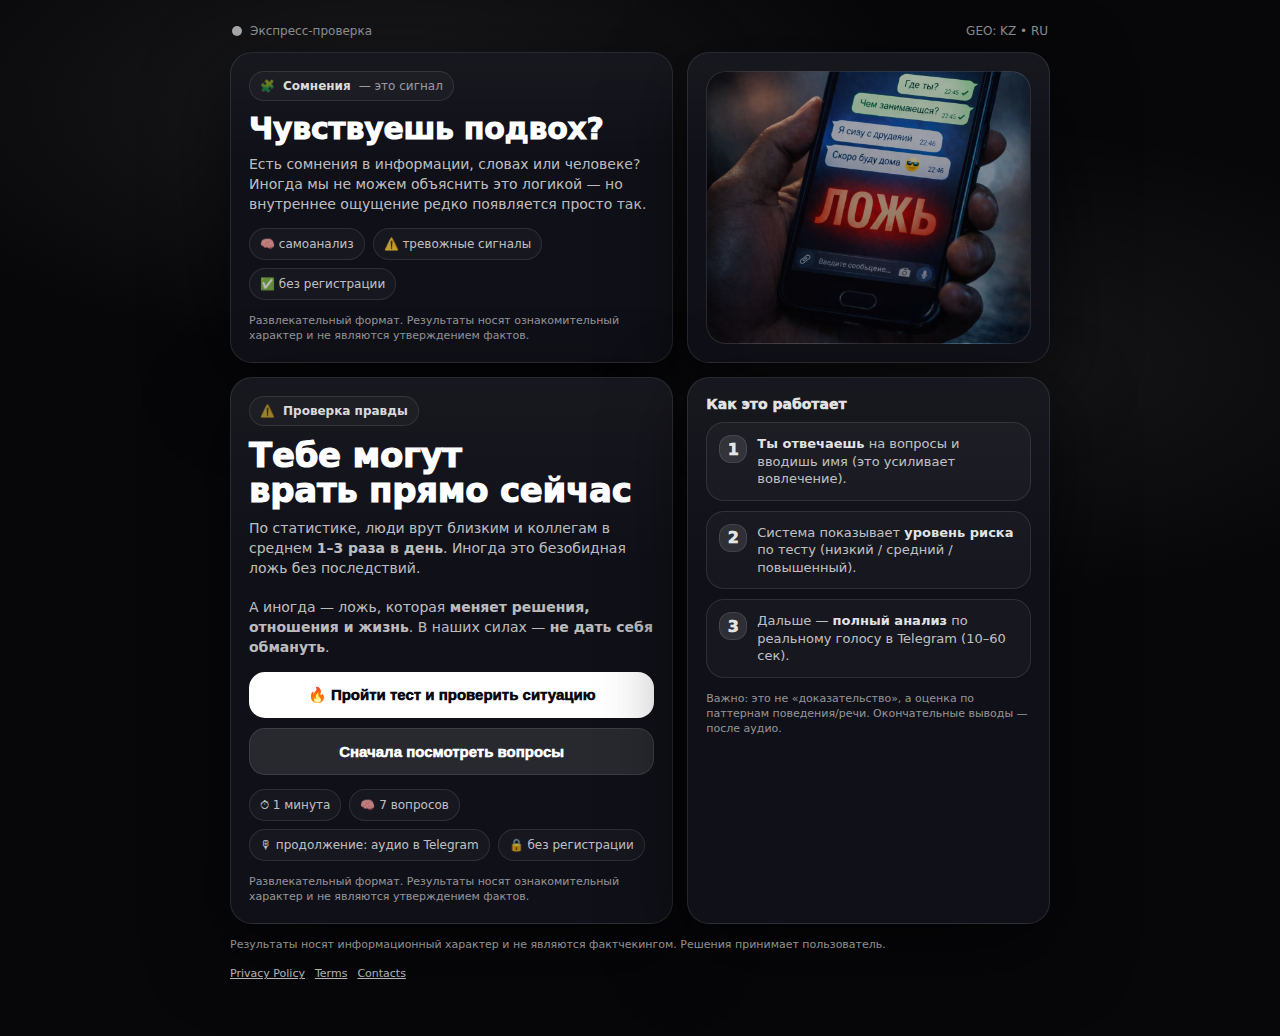
<file: index.html>
<!doctype html>
<html lang="ru">
<head>
  <meta charset="utf-8" />
  <meta name="viewport" content="width=device-width, initial-scale=1" />
  <title>Проверка правды — тест + анализ аудио</title>
  <meta name="description" content="Короткий тест: есть ли признаки возможной неискренности. Продолжение — анализ аудио в Telegram." />
  <meta name="robots" content="noindex,nofollow" />

  <link rel="stylesheet" href="assets/styles.css" />
</head>

<body>
  <div class="wrap">
    <div class="topbar">
      <div class="brand"><span class="dot"></span> <span>Экспресс-проверка</span></div>
      <div>GEO: KZ • RU</div>
    </div>

    <section class="section">
      <div class="topGrid">
        <div class="card">
          <div class="kicker">🧩 <b>Сомнения</b> — это сигнал</div>
          <div class="h0">Чувствуешь подвох?</div>
          <p class="sub">
            Есть сомнения в информации, словах или человеке?
            Иногда мы не можем объяснить это логикой — но внутреннее ощущение редко появляется просто так.
          </p>
          <div class="pills">
            <div class="pill">🧠 самоанализ</div>
            <div class="pill">⚠️ тревожные сигналы</div>
            <div class="pill">✅ без регистрации</div>
          </div>
          <div class="mini">
            Развлекательный формат. Результаты носят ознакомительный характер и не являются утверждением фактов.
          </div>
        </div>
        <div class="card"><div class="imgSlot" aria-label="Картинка top.jpg"></div></div>
      </div>
    </section>

    <section class="section" id="heroBlock">
      <div class="topGrid">
        <div class="card">
          <div class="kicker">⚠️ <b>Проверка правды</b></div>
          <div class="h1">Тебе могут<br>врать прямо сейчас</div>
          <p class="sub">
            По статистике, люди врут близким и коллегам в среднем <b>1–3 раза в день</b>.
            Иногда это безобидная ложь без последствий.<br><br>
            А иногда — ложь, которая <b>меняет решения, отношения и жизнь</b>.
            В наших силах — <b>не дать себя обмануть</b>.
          </p>
          <div class="ctaRow">
            <button class="btn btnMain" id="startBtn">🔥 Пройти тест и проверить ситуацию</button>
            <button class="btn btnGhost" id="scrollBtn">Сначала посмотреть вопросы</button>
          </div>
          <div class="pills">
            <div class="pill">⏱ 1 минута</div>
            <div class="pill">🧠 7 вопросов</div>
            <div class="pill">🎙 продолжение: аудио в Telegram</div>
            <div class="pill">🔒 без регистрации</div>
          </div>
          <div class="mini">
            Развлекательный формат. Результаты носят ознакомительный характер и не являются утверждением фактов.
          </div>
        </div>

        <div class="card">
          <div class="howTitle">Как это работает</div>
          <ul class="steps">
            <li class="step"><div class="badge">1</div><p><b>Ты отвечаешь</b> на вопросы и вводишь имя (это усиливает вовлечение).</p></li>
            <li class="step"><div class="badge">2</div><p>Система показывает <b>уровень риска</b> по тесту (низкий / средний / повышенный).</p></li>
            <li class="step"><div class="badge">3</div><p>Дальше — <b>полный анализ</b> по реальному голосу в Telegram (10–60 сек).</p></li>
          </ul>
          <div class="mini">
            Важно: это не «доказательство», а оценка по паттернам поведения/речи. Окончательные выводы — после аудио.
          </div>
        </div>
      </div>
    </section>

    <footer class="section">
      <div class="mini">
        Результаты носят информационный характер и не являются фактчекингом. Решения принимает пользователь.
      </div>
      <div class="footerLinks">
        <a href="/privacy.html">Privacy Policy</a>
        <a href="/terms.html">Terms</a>
        <a href="/contacts.html">Contacts</a>
      </div>
    </footer>
  </div>

  <script>
    const startBtn  = document.getElementById("startBtn");
    const scrollBtn = document.getElementById("scrollBtn");

    function goToQuiz(){
      const search = window.location.search || "";
      window.location.href = `quiz.html${search}`;
    }

    startBtn.addEventListener("click", goToQuiz);
    scrollBtn.addEventListener("click", goToQuiz);
  </script>
</body>
</html>
</file>
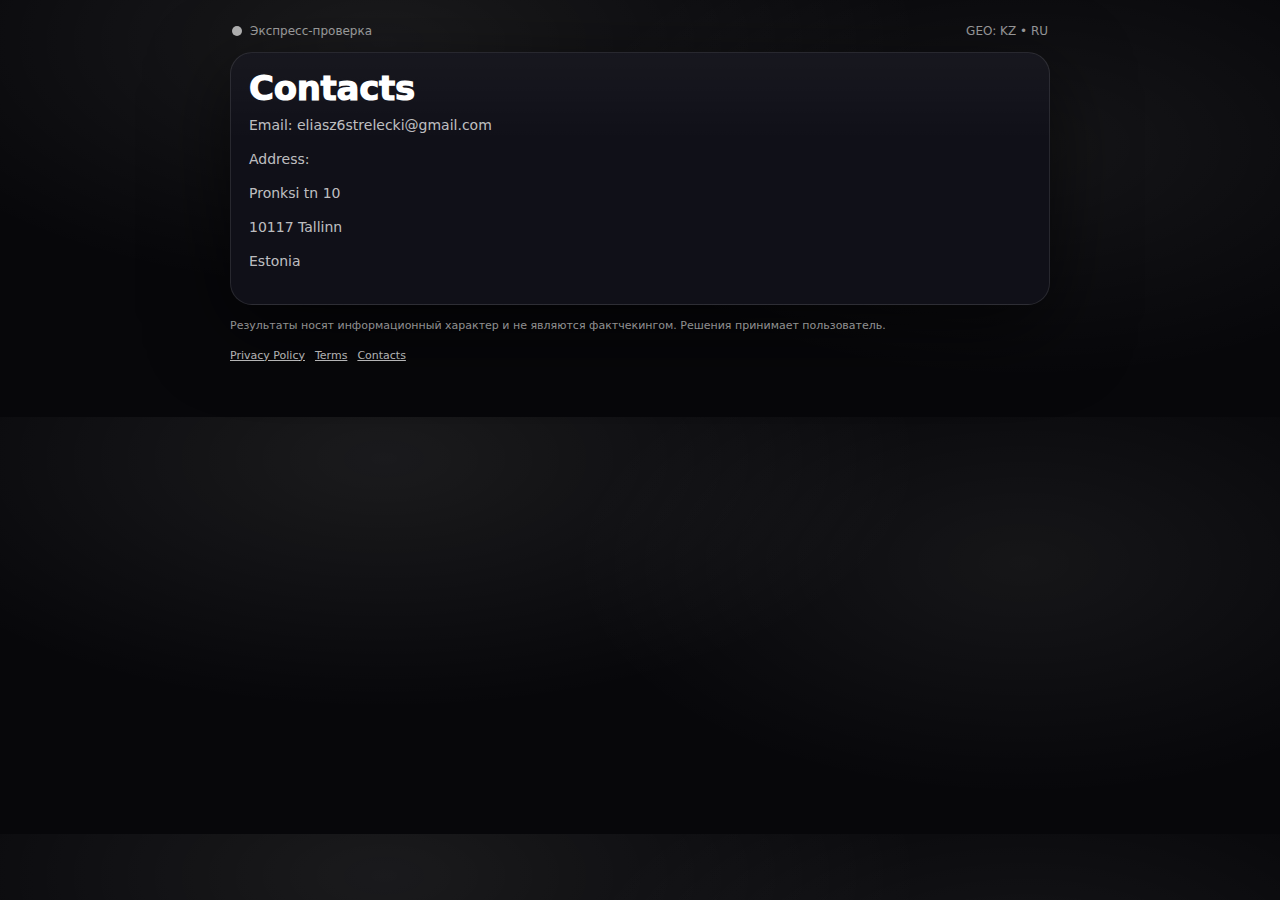
<file: contacts.html>
<!doctype html>
<html lang="ru">
<head>
  <meta charset="utf-8" />
  <meta name="viewport" content="width=device-width, initial-scale=1" />
  <title>Contacts</title>
  <meta name="robots" content="noindex,nofollow" />
  <link rel="stylesheet" href="assets/styles.css" />
</head>

<body>
  <div class="wrap">
    <div class="topbar">
      <div class="brand"><span class="dot"></span> <span>Экспресс-проверка</span></div>
      <div>GEO: KZ • RU</div>
    </div>

    <section class="section">
      <div class="card">
        <div class="h1">Contacts</div>
        <p class="sub">Email: eliasz6strelecki@gmail.com</p>
        <p class="sub">Address:</p>
        <p class="sub">Pronksi tn 10</p>
        <p class="sub">10117 Tallinn</p>
        <p class="sub">Estonia</p>
      </div>
    </section>

    <footer class="section">
      <div class="mini">
        Результаты носят информационный характер и не являются фактчекингом. Решения принимает пользователь.
      </div>
      <div class="footerLinks">
        <a href="/privacy.html">Privacy Policy</a>
        <a href="/terms.html">Terms</a>
        <a href="/contacts.html">Contacts</a>
      </div>
    </footer>
  </div>
</body>
</html>
</file>
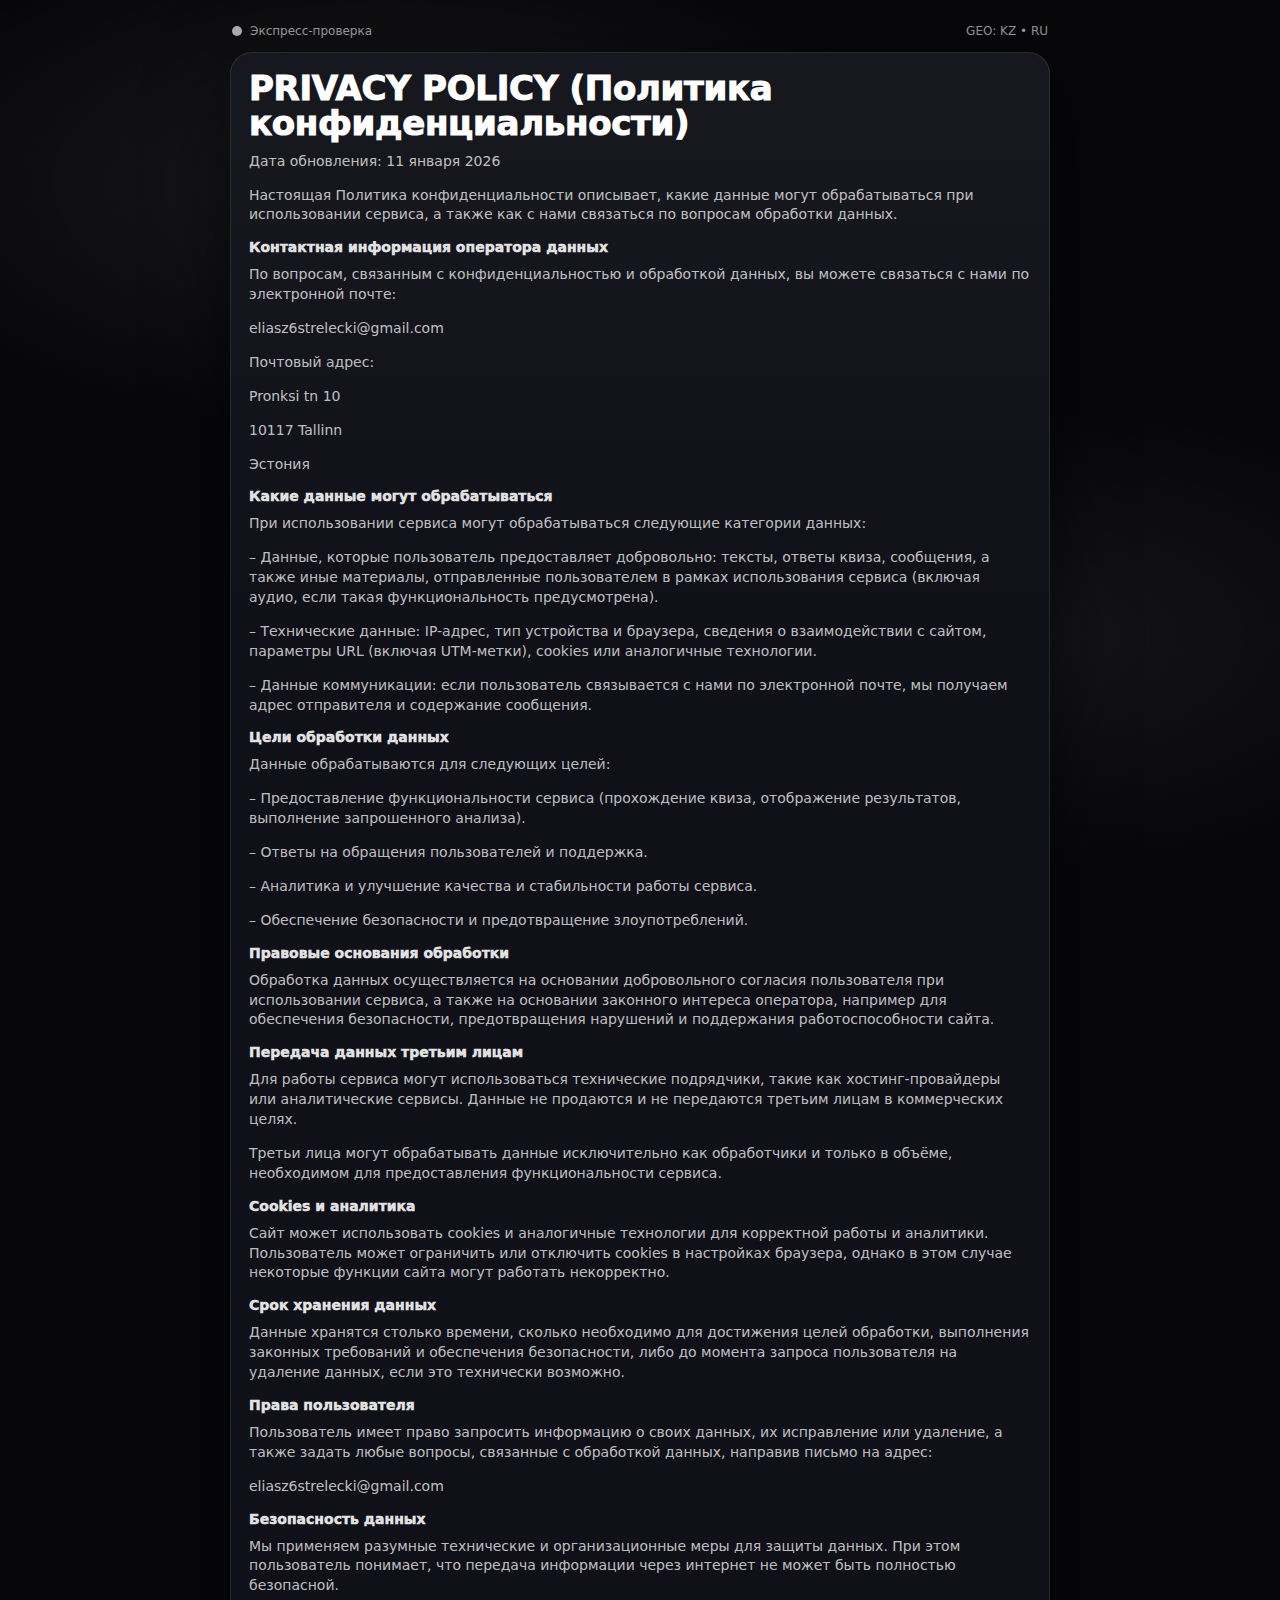
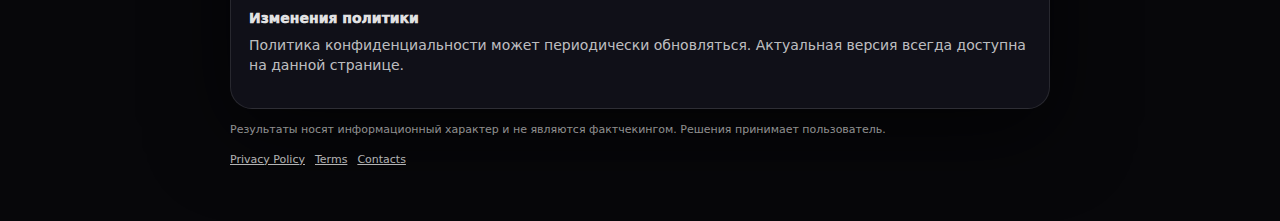
<file: privacy.html>
<!doctype html>
<html lang="ru">
<head>
  <meta charset="utf-8" />
  <meta name="viewport" content="width=device-width, initial-scale=1" />
  <title>Privacy Policy</title>
  <meta name="robots" content="noindex,nofollow" />
  <link rel="stylesheet" href="assets/styles.css" />
</head>

<body>
  <div class="wrap">
    <div class="topbar">
      <div class="brand"><span class="dot"></span> <span>Экспресс-проверка</span></div>
      <div>GEO: KZ • RU</div>
    </div>

    <section class="section">
      <div class="card">
        <div class="h1">PRIVACY POLICY (Политика конфиденциальности)</div>
        <p class="sub">Дата обновления: 11 января 2026</p>
        <p class="sub">Настоящая Политика конфиденциальности описывает, какие данные могут обрабатываться при использовании сервиса, а также как с нами связаться по вопросам обработки данных.</p>

        <div class="howTitle">Контактная информация оператора данных</div>
        <p class="sub">По вопросам, связанным с конфиденциальностью и обработкой данных, вы можете связаться с нами по электронной почте:</p>
        <p class="sub">eliasz6strelecki@gmail.com</p>
        <p class="sub">Почтовый адрес:</p>
        <p class="sub">Pronksi tn 10</p>
        <p class="sub">10117 Tallinn</p>
        <p class="sub">Эстония</p>

        <div class="howTitle">Какие данные могут обрабатываться</div>
        <p class="sub">При использовании сервиса могут обрабатываться следующие категории данных:</p>
        <p class="sub">– Данные, которые пользователь предоставляет добровольно: тексты, ответы квиза, сообщения, а также иные материалы, отправленные пользователем в рамках использования сервиса (включая аудио, если такая функциональность предусмотрена).</p>
        <p class="sub">– Технические данные: IP-адрес, тип устройства и браузера, сведения о взаимодействии с сайтом, параметры URL (включая UTM-метки), cookies или аналогичные технологии.</p>
        <p class="sub">– Данные коммуникации: если пользователь связывается с нами по электронной почте, мы получаем адрес отправителя и содержание сообщения.</p>

        <div class="howTitle">Цели обработки данных</div>
        <p class="sub">Данные обрабатываются для следующих целей:</p>
        <p class="sub">– Предоставление функциональности сервиса (прохождение квиза, отображение результатов, выполнение запрошенного анализа).</p>
        <p class="sub">– Ответы на обращения пользователей и поддержка.</p>
        <p class="sub">– Аналитика и улучшение качества и стабильности работы сервиса.</p>
        <p class="sub">– Обеспечение безопасности и предотвращение злоупотреблений.</p>

        <div class="howTitle">Правовые основания обработки</div>
        <p class="sub">Обработка данных осуществляется на основании добровольного согласия пользователя при использовании сервиса, а также на основании законного интереса оператора, например для обеспечения безопасности, предотвращения нарушений и поддержания работоспособности сайта.</p>

        <div class="howTitle">Передача данных третьим лицам</div>
        <p class="sub">Для работы сервиса могут использоваться технические подрядчики, такие как хостинг-провайдеры или аналитические сервисы. Данные не продаются и не передаются третьим лицам в коммерческих целях.</p>
        <p class="sub">Третьи лица могут обрабатывать данные исключительно как обработчики и только в объёме, необходимом для предоставления функциональности сервиса.</p>

        <div class="howTitle">Cookies и аналитика</div>
        <p class="sub">Сайт может использовать cookies и аналогичные технологии для корректной работы и аналитики. Пользователь может ограничить или отключить cookies в настройках браузера, однако в этом случае некоторые функции сайта могут работать некорректно.</p>

        <div class="howTitle">Срок хранения данных</div>
        <p class="sub">Данные хранятся столько времени, сколько необходимо для достижения целей обработки, выполнения законных требований и обеспечения безопасности, либо до момента запроса пользователя на удаление данных, если это технически возможно.</p>

        <div class="howTitle">Права пользователя</div>
        <p class="sub">Пользователь имеет право запросить информацию о своих данных, их исправление или удаление, а также задать любые вопросы, связанные с обработкой данных, направив письмо на адрес:</p>
        <p class="sub">eliasz6strelecki@gmail.com</p>

        <div class="howTitle">Безопасность данных</div>
        <p class="sub">Мы применяем разумные технические и организационные меры для защиты данных. При этом пользователь понимает, что передача информации через интернет не может быть полностью безопасной.</p>

        <div class="howTitle">Изменения политики</div>
        <p class="sub">Политика конфиденциальности может периодически обновляться. Актуальная версия всегда доступна на данной странице.</p>
      </div>
    </section>

    <footer class="section">
      <div class="mini">
        Результаты носят информационный характер и не являются фактчекингом. Решения принимает пользователь.
      </div>
      <div class="footerLinks">
        <a href="/privacy.html">Privacy Policy</a>
        <a href="/terms.html">Terms</a>
        <a href="/contacts.html">Contacts</a>
      </div>
    </footer>
  </div>
</body>
</html>
</file>
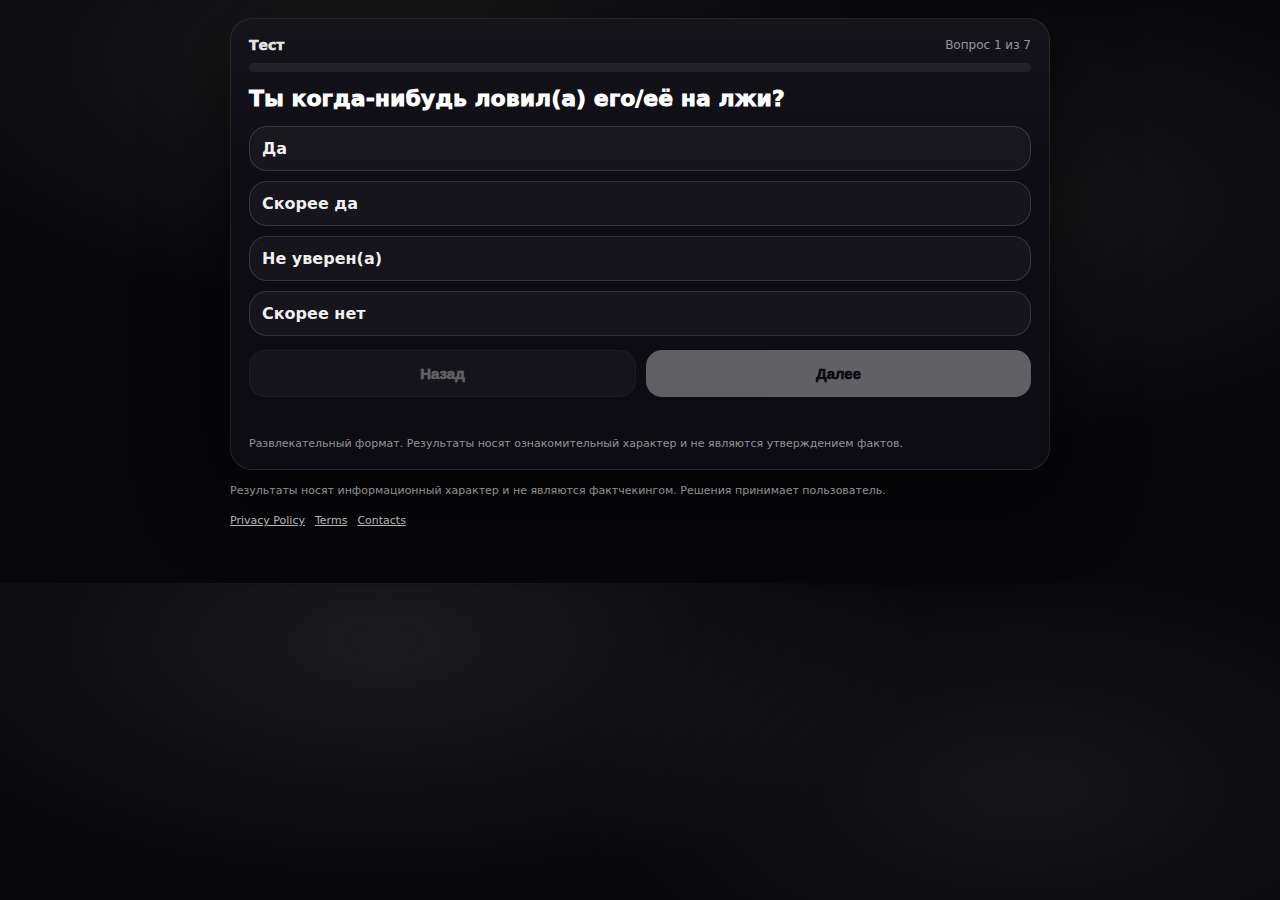
<file: quiz.html>
<!doctype html>
<html lang="ru">
<head>
  <meta charset="utf-8" />
  <meta name="viewport" content="width=device-width, initial-scale=1" />
  <title>Проверка правды — тест + анализ аудио</title>
  <meta name="description" content="Короткий тест: есть ли признаки возможной неискренности. Продолжение — анализ аудио в Telegram." />
  <meta name="robots" content="noindex,nofollow" />

  <link rel="stylesheet" href="assets/styles.css" />
</head>

<body>
  <div class="wrap">
    <div class="quizWrap" id="quizAnchor">
      <div class="quizCard" id="quizCard">
        <div class="quizTop">
          <div class="t">Тест</div>
          <div class="s" id="stepText">Вопрос 1 из 7</div>
        </div>
        <div class="prog"><div id="progBar"></div></div>

        <div class="q" id="qText"></div>
        <div class="answers" id="answers"></div>

        <div class="actions">
          <button class="btn btnGhost" id="backBtn" disabled>Назад</button>
          <button class="btn btnMain" id="nextBtn" disabled>Далее</button>
        </div>
        <div class="hint" id="hint"></div>

        <div class="mini">Развлекательный формат. Результаты носят ознакомительный характер и не являются утверждением фактов.</div>
      </div>
    </div>

    <div class="quizWrap">
      <div class="quizCard" id="resultCard" style="display:none;">
        <div class="quizTop">
          <div class="t">Результат</div>
          <div class="s">Готово</div>
        </div>
        <div class="prog"><div style="width:100%;height:100%;background:rgba(255,255,255,.74)"></div></div>

        <div class="rBadge" id="rBadge">⚠️</div>
        <div class="rHead" id="rHead"></div>
        <div class="rText" id="rText"></div>
        <ul class="rList" id="rList"></ul>

        <div class="callout">
          Для полного анализа перейди в Telegram и отправь аудио (10–60 сек).
        </div>

        <button class="btn btnMain" id="tgBtn">🎙 Перейти в Telegram и проанализировать аудио</button>

        <div class="mini">
          *Переход в Telegram — следующий шаг анализа. Это не «доказательство», а оценка по тесту и сигналам речи.
        </div>
      </div>
    </div>

    <footer class="section">
      <div class="mini">
        Результаты носят информационный характер и не являются фактчекингом. Решения принимает пользователь.
      </div>
      <div class="footerLinks">
        <a href="/privacy.html">Privacy Policy</a>
        <a href="/terms.html">Terms</a>
        <a href="/contacts.html">Contacts</a>
      </div>
    </footer>
  </div>

  <script src="assets/quiz.js"></script>
</body>
</html>
</file>
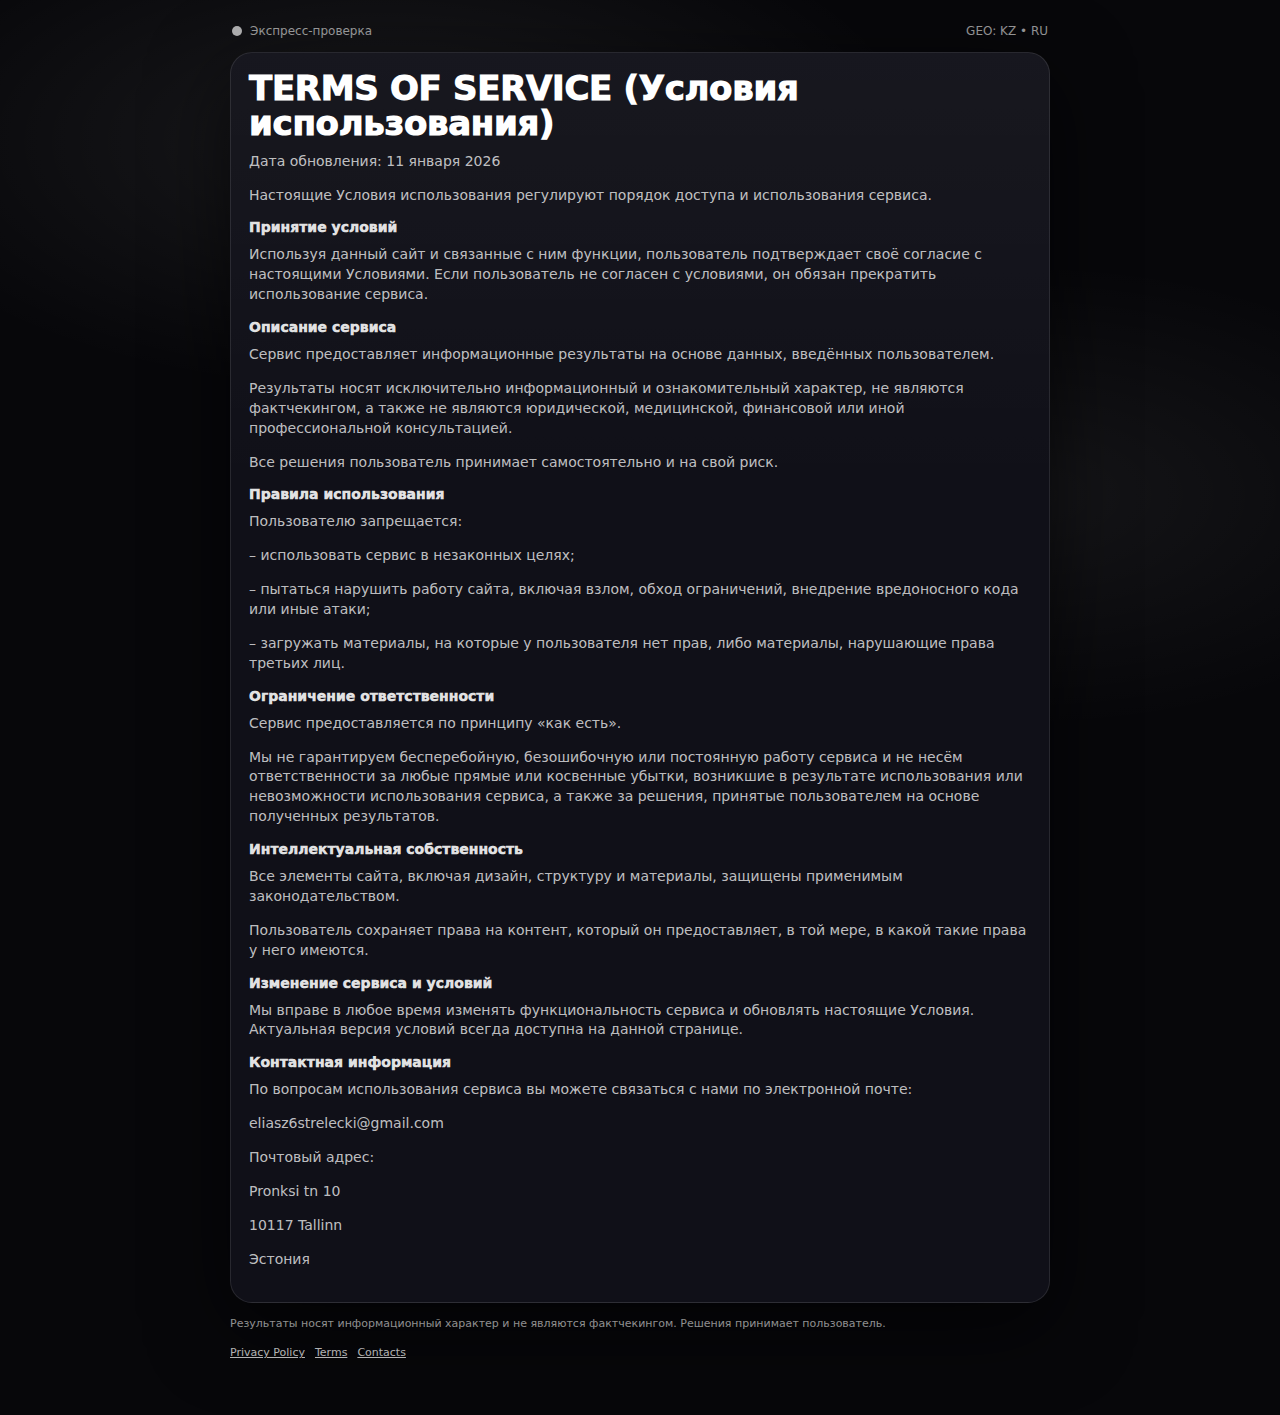
<file: terms.html>
<!doctype html>
<html lang="ru">
<head>
  <meta charset="utf-8" />
  <meta name="viewport" content="width=device-width, initial-scale=1" />
  <title>Terms</title>
  <meta name="robots" content="noindex,nofollow" />
  <link rel="stylesheet" href="assets/styles.css" />
</head>

<body>
  <div class="wrap">
    <div class="topbar">
      <div class="brand"><span class="dot"></span> <span>Экспресс-проверка</span></div>
      <div>GEO: KZ • RU</div>
    </div>

    <section class="section">
      <div class="card">
        <div class="h1">TERMS OF SERVICE (Условия использования)</div>
        <p class="sub">Дата обновления: 11 января 2026</p>
        <p class="sub">Настоящие Условия использования регулируют порядок доступа и использования сервиса.</p>

        <div class="howTitle">Принятие условий</div>
        <p class="sub">Используя данный сайт и связанные с ним функции, пользователь подтверждает своё согласие с настоящими Условиями. Если пользователь не согласен с условиями, он обязан прекратить использование сервиса.</p>

        <div class="howTitle">Описание сервиса</div>
        <p class="sub">Сервис предоставляет информационные результаты на основе данных, введённых пользователем.</p>
        <p class="sub">Результаты носят исключительно информационный и ознакомительный характер, не являются фактчекингом, а также не являются юридической, медицинской, финансовой или иной профессиональной консультацией.</p>
        <p class="sub">Все решения пользователь принимает самостоятельно и на свой риск.</p>

        <div class="howTitle">Правила использования</div>
        <p class="sub">Пользователю запрещается:</p>
        <p class="sub">– использовать сервис в незаконных целях;</p>
        <p class="sub">– пытаться нарушить работу сайта, включая взлом, обход ограничений, внедрение вредоносного кода или иные атаки;</p>
        <p class="sub">– загружать материалы, на которые у пользователя нет прав, либо материалы, нарушающие права третьих лиц.</p>

        <div class="howTitle">Ограничение ответственности</div>
        <p class="sub">Сервис предоставляется по принципу «как есть».</p>
        <p class="sub">Мы не гарантируем бесперебойную, безошибочную или постоянную работу сервиса и не несём ответственности за любые прямые или косвенные убытки, возникшие в результате использования или невозможности использования сервиса, а также за решения, принятые пользователем на основе полученных результатов.</p>

        <div class="howTitle">Интеллектуальная собственность</div>
        <p class="sub">Все элементы сайта, включая дизайн, структуру и материалы, защищены применимым законодательством.</p>
        <p class="sub">Пользователь сохраняет права на контент, который он предоставляет, в той мере, в какой такие права у него имеются.</p>

        <div class="howTitle">Изменение сервиса и условий</div>
        <p class="sub">Мы вправе в любое время изменять функциональность сервиса и обновлять настоящие Условия. Актуальная версия условий всегда доступна на данной странице.</p>

        <div class="howTitle">Контактная информация</div>
        <p class="sub">По вопросам использования сервиса вы можете связаться с нами по электронной почте:</p>
        <p class="sub">eliasz6strelecki@gmail.com</p>
        <p class="sub">Почтовый адрес:</p>
        <p class="sub">Pronksi tn 10</p>
        <p class="sub">10117 Tallinn</p>
        <p class="sub">Эстония</p>
      </div>
    </section>

    <footer class="section">
      <div class="mini">
        Результаты носят информационный характер и не являются фактчекингом. Решения принимает пользователь.
      </div>
      <div class="footerLinks">
        <a href="/privacy.html">Privacy Policy</a>
        <a href="/terms.html">Terms</a>
        <a href="/contacts.html">Contacts</a>
      </div>
    </footer>
  </div>
</body>
</html>
</file>
<file: assets/styles.css>
:root{
  --bg:#07070a;
  --card:#101018;
  --card2:#0c0c12;
  --text:#fff;
  --muted:rgba(255,255,255,.74);
  --muted2:rgba(255,255,255,.56);
  --line:rgba(255,255,255,.10);
  --shadow: 0 24px 80px rgba(0,0,0,.62);
  --btn:#ffffff;
  --btnText:#0a0a10;
  --ghost:rgba(255,255,255,.10);
  --radius:22px;
}
*{box-sizing:border-box}
body{
  margin:0;
  font-family: system-ui,-apple-system,Segoe UI,Roboto,Arial;
  background:
    radial-gradient(900px 420px at 30% 10%, rgba(255,255,255,.08), transparent 60%),
    radial-gradient(700px 360px at 80% 35%, rgba(255,255,255,.06), transparent 65%),
    var(--bg);
  color:var(--text);
  padding:18px 12px 40px;
}
.wrap{max-width:820px;margin:0 auto;}
.topbar{
  display:flex;align-items:center;justify-content:space-between;
  gap:10px;margin:6px 2px 14px;
  color:var(--muted2);font-size:12px;
}
.brand{display:flex;align-items:center;gap:8px;}
.dot{width:10px;height:10px;border-radius:999px;background:rgba(255,255,255,.65);}
.card{
  background: linear-gradient(180deg, rgba(255,255,255,.03), transparent 35%), var(--card);
  border:1px solid var(--line);
  border-radius: var(--radius);
  box-shadow: var(--shadow);
  padding:18px;
}
.section{margin-bottom:14px;}
.divider{height:12px;}
.kicker{
  display:inline-flex;gap:8px;align-items:center;
  border:1px solid var(--line);
  background:rgba(255,255,255,.03);
  padding:7px 10px;border-radius:999px;
  color:var(--muted2);font-size:12px;margin-bottom:12px;
}
.kicker b{color:rgba(255,255,255,.85);font-weight:800}
h1,h2{margin:0}
.h0{font-size:30px;line-height:1.06;font-weight:950;letter-spacing:-.3px;margin:0 0 10px;}
.h1{font-size:34px;line-height:1.04;font-weight:980;letter-spacing:-.3px;margin:0 0 10px;}
@media (max-width:420px){ .h0{font-size:26px;} .h1{font-size:29px;} }
.sub{margin:0 0 14px;color:var(--muted);font-size:14px;line-height:1.42;}
.ctaRow{display:flex;gap:10px;flex-wrap:wrap;margin-top:12px;}
.btn{
  appearance:none;border:none;cursor:pointer;
  border-radius:16px;
  padding:14px 14px;
  font-weight:950;
  font-size:15px;
  width:100%;
}
.btnMain{background:var(--btn);color:var(--btnText);}
.btnGhost{background:var(--ghost);color:var(--text);border:1px solid var(--line);}
.btn:disabled{opacity:.35;cursor:not-allowed}
.pills{display:flex;flex-wrap:wrap;gap:8px;margin-top:14px;}
.pill{
  border:1px solid var(--line);
  background:rgba(255,255,255,.03);
  padding:8px 10px;border-radius:999px;
  font-size:12px;color:var(--muted);
}
.mini{margin-top:14px;color:var(--muted2);font-size:11px;line-height:1.35;}
.topGrid{display:grid;grid-template-columns: 1.1fr .9fr;gap:14px;align-items:stretch;}
@media (max-width:900px){ .topGrid{grid-template-columns:1fr;} }
.imgSlot{
  height:100%;
  min-height:220px;
  border-radius:20px;
  border:1px solid rgba(255,255,255,.12);
  background:
    linear-gradient(180deg, rgba(7,7,10,.25), rgba(7,7,10,.55)),
    url("../top.jpg") center/cover no-repeat;
  overflow:hidden;
}
.howTitle{font-size:14px;color:rgba(255,255,255,.88);font-weight:950;margin:0 0 10px;}
.steps{display:flex;flex-direction:column;gap:10px;margin:0;padding:0;list-style:none;}
.step{
  display:flex;gap:10px;align-items:flex-start;
  padding:12px;border-radius:18px;
  border:1px solid var(--line);
  background:rgba(255,255,255,.03);
}
.badge{
  width:28px;height:28px;border-radius:12px;
  display:flex;align-items:center;justify-content:center;
  background:rgba(255,255,255,.10);
  border:1px solid var(--line);
  font-weight:950;color:rgba(255,255,255,.9);
  flex:0 0 auto;
}
.step p{margin:0;color:var(--muted);font-size:13px;line-height:1.35;}
.step b{color:rgba(255,255,255,.9);}
.quizWrap{display:flex;justify-content:center;}
.quizCard{
  width:100%;
  max-width:820px;
  background: linear-gradient(180deg, rgba(255,255,255,.03), transparent 38%), var(--card2);
  border:1px solid var(--line);
  border-radius: var(--radius);
  box-shadow: var(--shadow);
  padding:18px;
}
.quizTop{display:flex;justify-content:space-between;align-items:center;gap:12px;margin-bottom:10px;}
.quizTop .t{font-weight:980;color:rgba(255,255,255,.90);font-size:14px;}
.quizTop .s{color:var(--muted2);font-size:12px;}
.prog{height:9px;background:rgba(255,255,255,.07);border-radius:999px;overflow:hidden;margin-bottom:14px;}
.prog>div{height:100%;width:0%;background:rgba(255,255,255,.74);transition:width .25s ease;}
.q{font-size:22px;font-weight:980;line-height:1.16;margin:4px 0 14px;}
@media (max-width:420px){ .q{font-size:19px;} }
.answers{display:flex;flex-direction:column;gap:10px;margin-bottom:14px;}
.a{
  border:1px solid rgba(255,255,255,.14);
  background:rgba(255,255,255,.04);
  border-radius:18px;
  padding:12px 12px;
  cursor:pointer;
  user-select:none;
  transition:transform .06s ease, background .15s ease, border-color .15s ease;
  font-weight:900;
  color:rgba(255,255,255,.95);
}
.a:hover{transform:translateY(-1px);}
.a.sel{border-color:rgba(255,255,255,.70);background:rgba(255,255,255,.10);}
.field{display:flex;flex-direction:column;gap:8px;}
.label{font-size:12px;color:var(--muted2);}
.input{
  border:1px solid rgba(255,255,255,.16);
  background:rgba(255,255,255,.06);
  color:var(--text);
  border-radius:18px;
  padding:12px 12px;
  outline:none;
  font-size:15px;
}
.input:focus{border-color:rgba(255,255,255,.55);}
.actions{display:flex;gap:10px;}
.actions .btn{width:auto;flex:1;}
.hint{min-height:16px;color:var(--muted2);font-size:12px;margin-top:10px;}
.rBadge{
  display:inline-flex;align-items:center;justify-content:center;
  width:44px;height:44px;border-radius:16px;
  border:1px solid var(--line);
  background:rgba(255,255,255,.05);
  margin:10px 0 8px;
  font-size:18px;
}
.rHead{font-size:24px;font-weight:990;line-height:1.08;margin:6px 0 10px;}
.rText{color:var(--muted);font-size:14px;line-height:1.42;margin-bottom:12px;}
.rList{margin:0 0 14px;padding-left:18px;color:var(--muted);font-size:14px;line-height:1.35;}
.callout{
  border:1px solid rgba(255,255,255,.14);
  background:rgba(255,255,255,.06);
  padding:12px 12px;border-radius:18px;
  color:rgba(255,255,255,.88);
  font-weight:900;
  margin:12px 0 12px;
}
.footerLinks{
  margin-top:14px;
  color:var(--muted2);
  font-size:11px;
  line-height:1.4;
  display:flex;gap:10px;flex-wrap:wrap;
}
.footerLinks a{color:rgba(255,255,255,.70);text-decoration:underline;}
</file>
